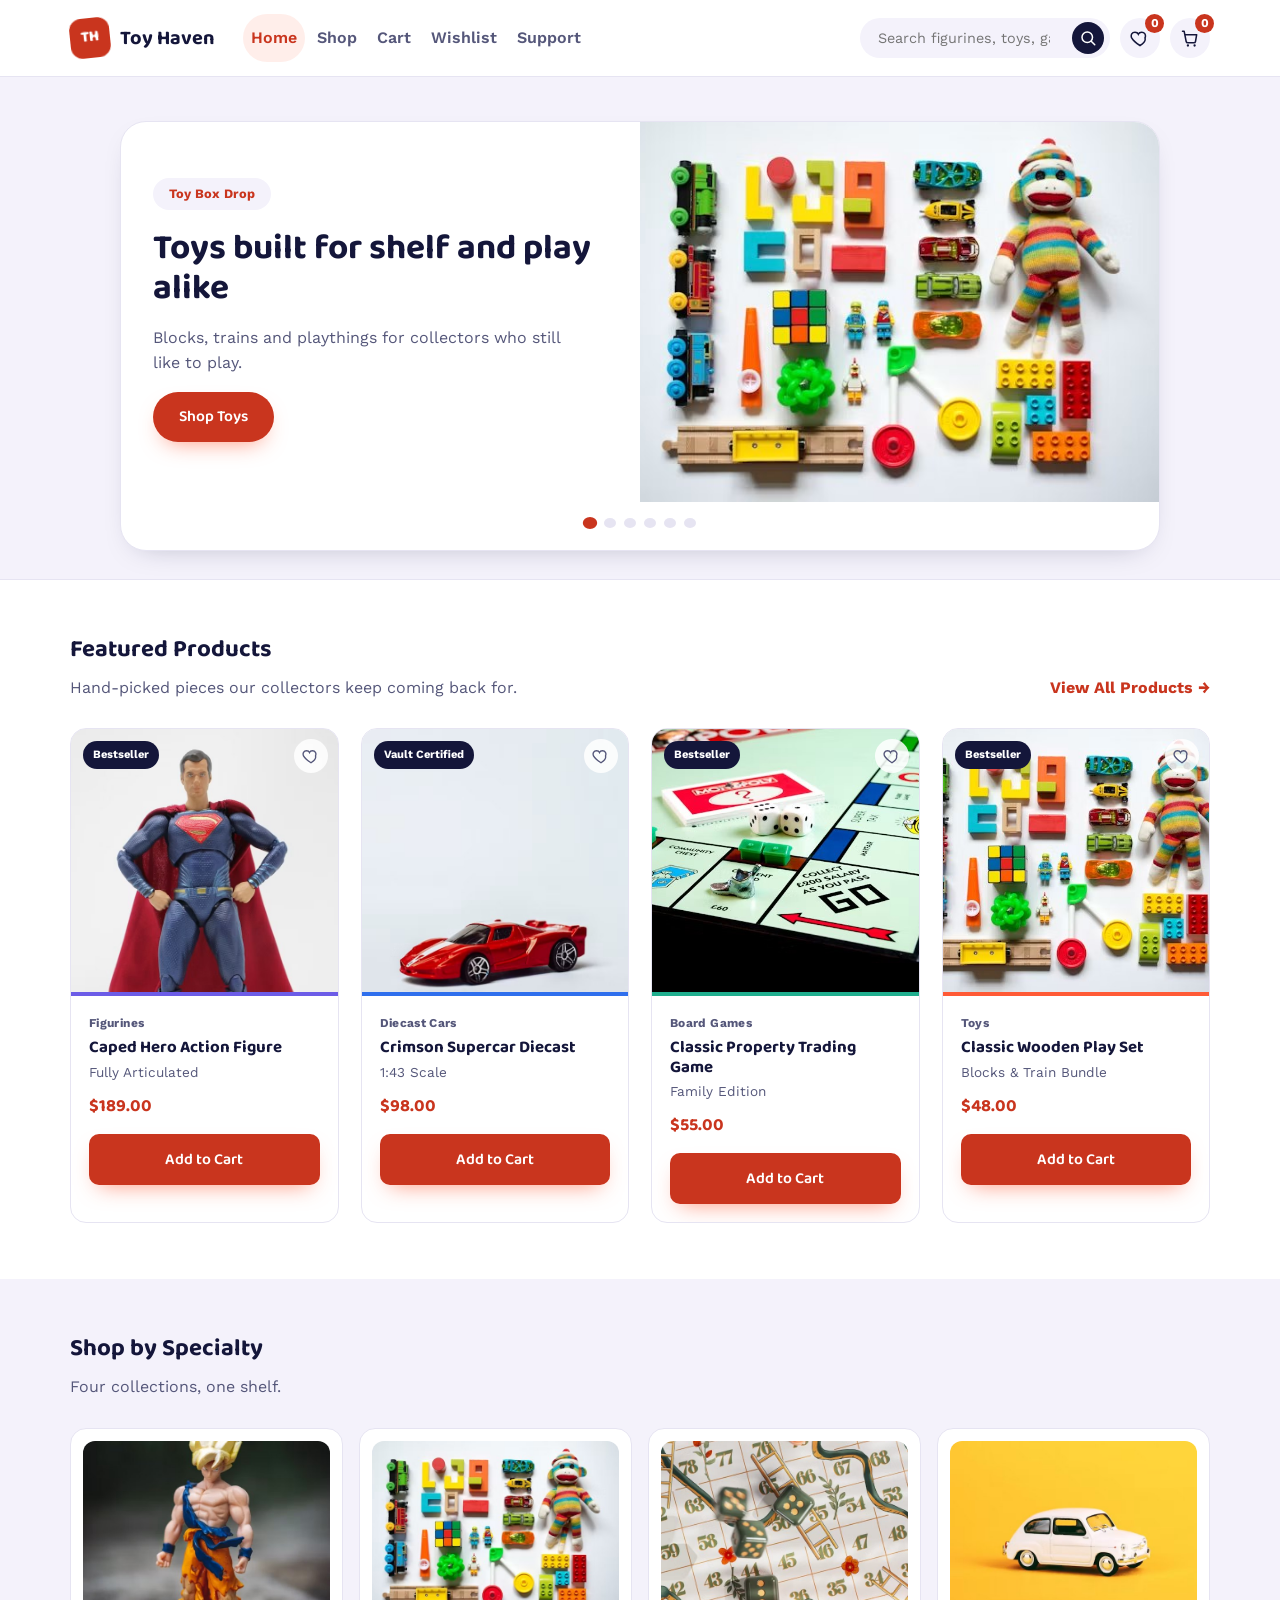
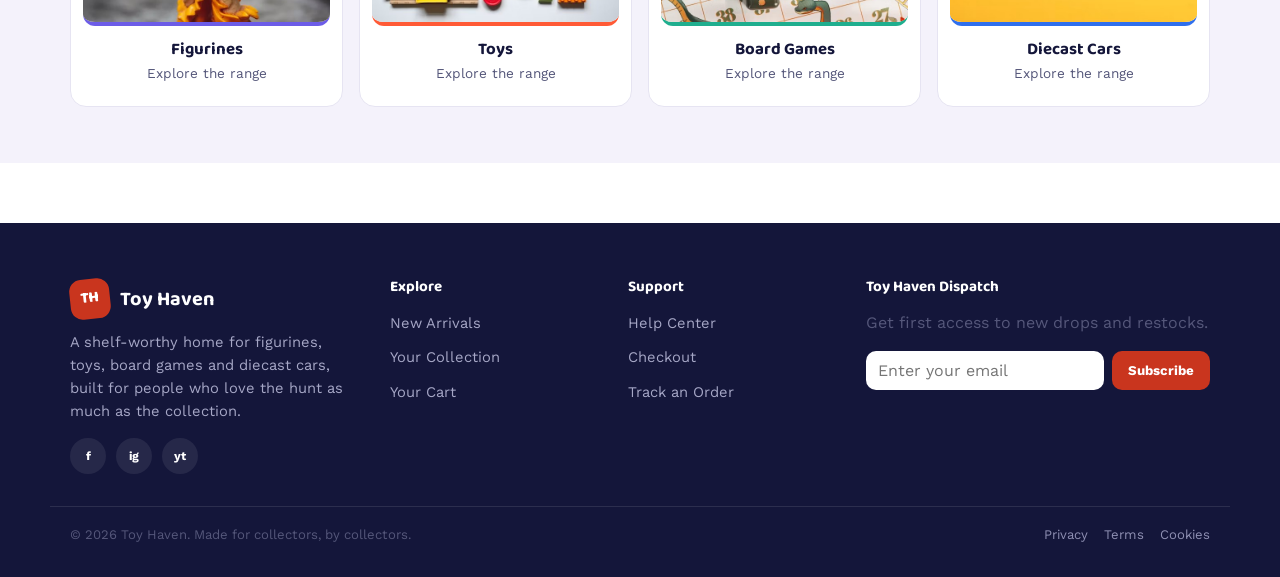
<file: index.html>
<!DOCTYPE html>
<html lang="en">
<head>
  <meta charset="UTF-8">
  <meta name="viewport" content="width=device-width, initial-scale=1.0">
  <title>Toy Haven — Figurines, Toys, Board Games &amp; Diecast Cars</title>
  <meta name="description" content="Toy Haven is a home for collectible figurines, toys, board games and diecast model cars.">
  <meta name="theme-color" content="#c9351e">
  <link rel="manifest" href="manifest.json">
  <link rel="icon" href="assets/favicon.svg" type="image/svg+xml">
  <link rel="apple-touch-icon" href="assets/icon.svg">
  <link rel="preconnect" href="https://fonts.googleapis.com">
  <link rel="stylesheet" href="css/style.css">
</head>
<body data-page="home">

  <div id="site-header"></div>

  <main>
    <section class="hero">
      <div class="container">
        <div class="hero-slider" id="hero-slider">
          <div class="hero-slide">
            <div class="hero-slide-text">
              <span class="hero-eyebrow">Toy Box Drop</span>
              <h1>Toys built for shelf and play alike</h1>
              <p>Blocks, trains and playthings for collectors who still like to play.</p>
              <a class="btn btn--primary" href="products.html?category=Toys">Shop Toys</a>
            </div>
            <div class="hero-slide-media">
              <img src="assets/images/home/toys_home-banner-1.jpg" alt="Toys collection banner" style="object-position:center">
            </div>
          </div>
        </div>
      </div>
    </section>

    <section class="section">
      <div class="container">
        <div class="section-head">
          <div>
            <h2>Featured Products</h2>
            <p>Hand-picked pieces our collectors keep coming back for.</p>
          </div>
          <a href="products.html" class="section-link">View All Products &rarr;</a>
        </div>
        <div class="product-grid" id="featured-grid"></div>
      </div>
    </section>

    <section class="section" style="background:var(--color-bg-soft)">
      <div class="container">
        <div class="section-head">
          <div>
            <h2>Shop by Specialty</h2>
            <p>Four collections, one shelf.</p>
          </div>
        </div>
        <div class="category-grid">
          <a class="category-tile" href="products.html?category=Figurines" data-reveal style="--tile-color:var(--cat-figurines)">
            <div class="category-icon"><img src="assets/images/home/action-figure_home.jpg" alt=""></div>
            <h3>Figurines</h3>
            <span>Explore the range</span>
          </a>
          <a class="category-tile" href="products.html?category=Toys" data-reveal style="--tile-color:var(--cat-toys)">
            <div class="category-icon"><img src="assets/images/home/toys_home-banner-1.jpg" alt=""></div>
            <h3>Toys</h3>
            <span>Explore the range</span>
          </a>
          <a class="category-tile" href="products.html?category=Board+Games" data-reveal style="--tile-color:var(--cat-boardgames)">
            <div class="category-icon"><img src="assets/images/home/board-games_home.jpg" alt=""></div>
            <h3>Board Games</h3>
            <span>Explore the range</span>
          </a>
          <a class="category-tile" href="products.html?category=Diecast+Cars" data-reveal style="--tile-color:var(--cat-diecast)">
            <div class="category-icon"><img src="assets/images/home/toy-car_home.jpg" alt=""></div>
            <h3>Diecast Cars</h3>
            <span>Explore the range</span>
          </a>
        </div>
      </div>
    </section>
  </main>

  <div id="site-footer"></div>

  <script src="js/data.js"></script>
  <script src="js/main.js"></script>
</body>
</html>
</file>
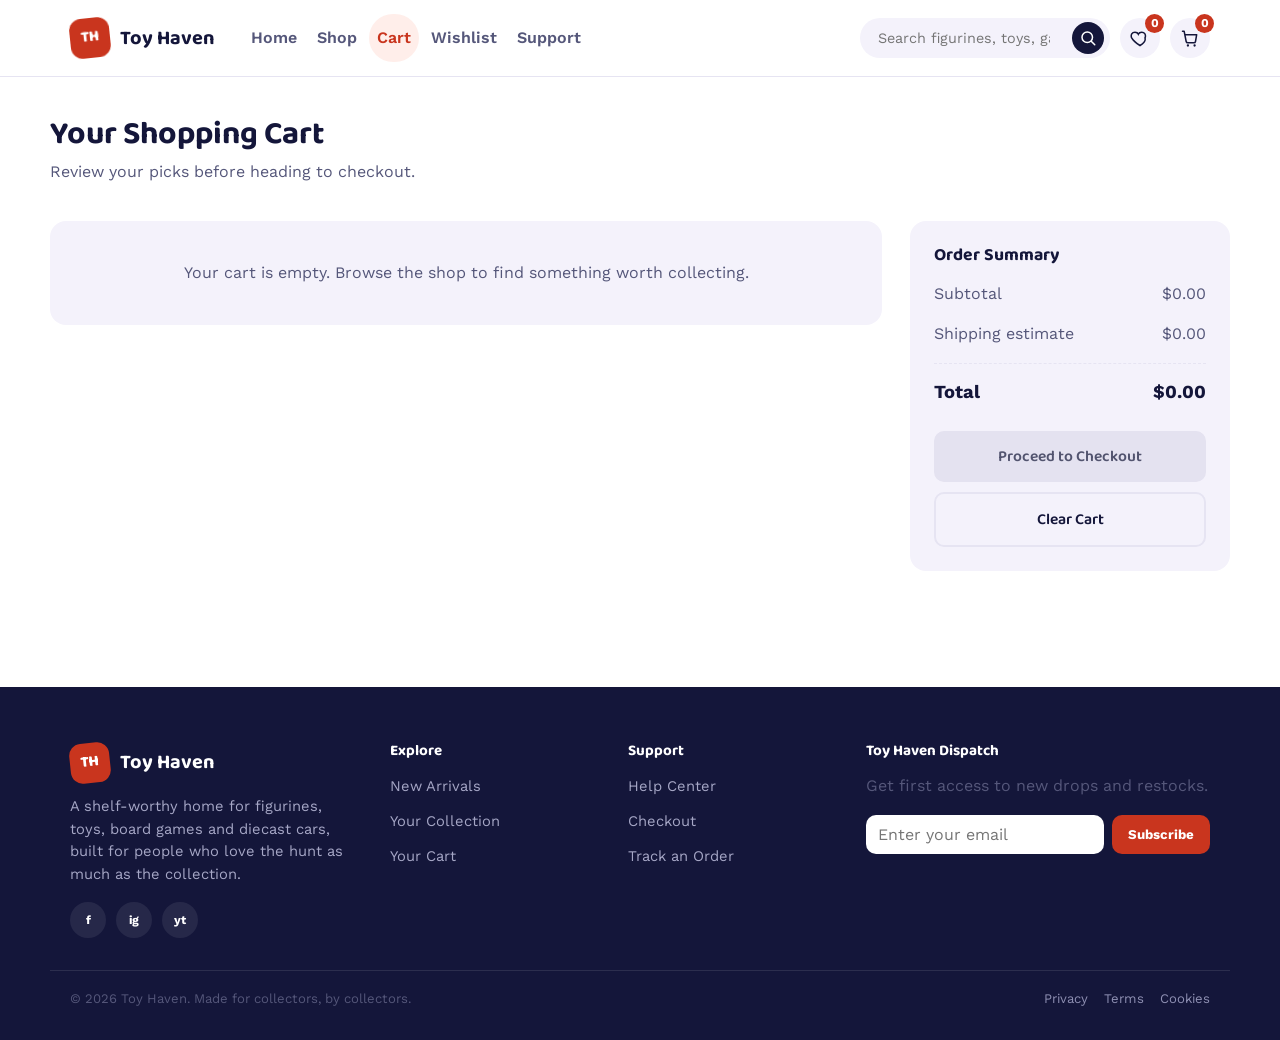
<file: cart.html>
<!DOCTYPE html>
<html lang="en">
<head>
  <meta charset="UTF-8">
  <meta name="viewport" content="width=device-width, initial-scale=1.0">
  <title>Your Cart — Toy Haven</title>
  <meta name="theme-color" content="#ff5a36">
  <link rel="manifest" href="manifest.json">
  <link rel="icon" href="assets/favicon.svg" type="image/svg+xml">
  <link rel="preconnect" href="https://fonts.googleapis.com">
  <link rel="stylesheet" href="css/style.css">
</head>
<body data-page="cart">

  <div id="site-header"></div>

  <main>
    <div class="container page-header">
      <h1>Your Shopping Cart</h1>
      <p>Review your picks before heading to checkout.</p>
    </div>

    <div class="container section" style="padding-top:12px">
      <div class="cart-layout">
        <div id="cart-lines"></div>

        <aside class="summary-card">
          <h2>Order Summary</h2>
          <div class="summary-row"><span>Subtotal</span><span id="cart-subtotal">$0.00</span></div>
          <div class="summary-row"><span>Shipping estimate</span><span id="cart-shipping">$0.00</span></div>
          <div class="summary-row summary-row--total"><span>Total</span><span id="cart-total">$0.00</span></div>
          <button class="btn btn--primary btn--block" id="cart-checkout-btn" type="button">Proceed to Checkout</button>
          <button class="btn btn--outline btn--block" id="cart-clear-btn" style="margin-top:10px">Clear Cart</button>
        </aside>
      </div>
    </div>
  </main>

  <div id="site-footer"></div>

  <script src="js/data.js"></script>
  <script src="js/main.js"></script>
</body>
</html>
</file>
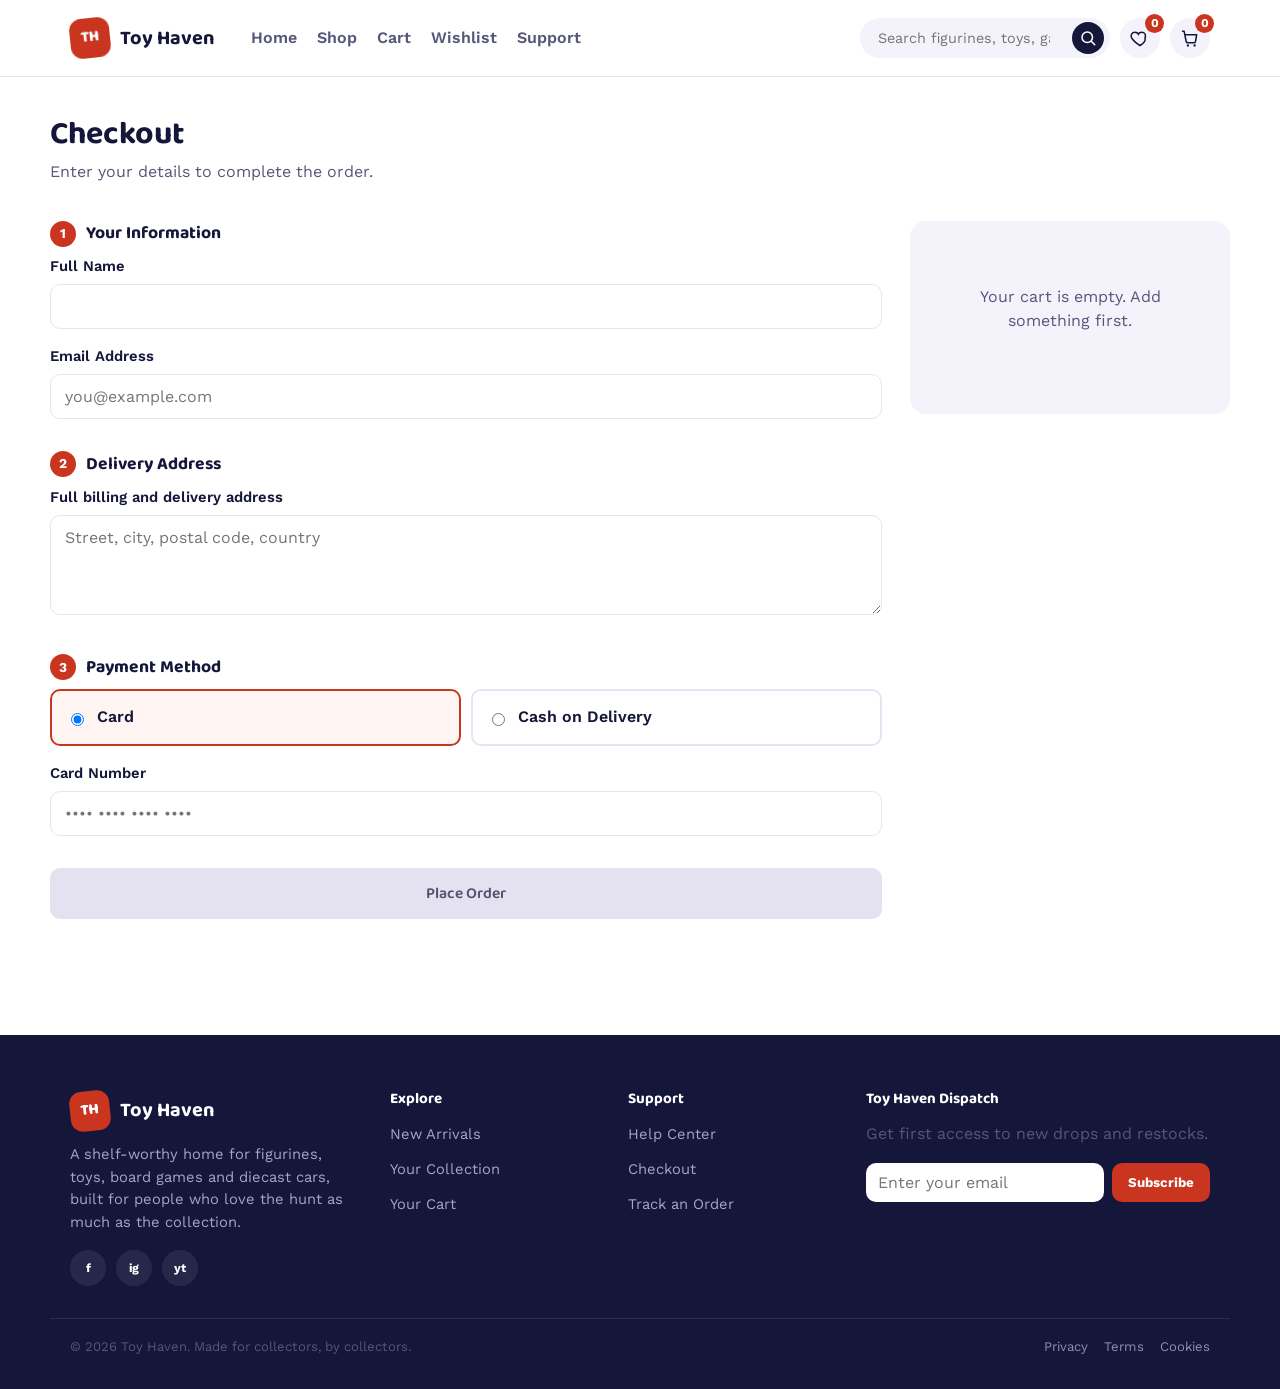
<file: checkout.html>
<!DOCTYPE html>
<html lang="en">
<head>
  <meta charset="UTF-8">
  <meta name="viewport" content="width=device-width, initial-scale=1.0">
  <title>Checkout — Toy Haven</title>
  <meta name="theme-color" content="#ff5a36">
  <link rel="manifest" href="manifest.json">
  <link rel="icon" href="assets/favicon.svg" type="image/svg+xml">
  <link rel="preconnect" href="https://fonts.googleapis.com">
  <link rel="stylesheet" href="css/style.css">
</head>
<body data-page="checkout">

  <div id="site-header"></div>

  <main>
    <div class="container page-header">
      <h1>Checkout</h1>
      <p>Enter your details to complete the order.</p>
    </div>

    <div class="container section" style="padding-top:12px">
      <div class="checkout-layout">
        <form id="checkout-form" novalidate>
          <div class="checkout-step">
            <h2><span class="step-number">1</span> Your Information</h2>
            <div class="field">
              <label for="fullName">Full Name</label>
              <input type="text" id="fullName" name="fullName">
              <p class="form-error" id="name-error" hidden></p>
            </div>
            <div class="field">
              <label for="email">Email Address</label>
              <input type="email" id="email" name="email" placeholder="you@example.com">
              <p class="form-error" id="email-error" hidden></p>
            </div>
          </div>

          <div class="checkout-step">
            <h2><span class="step-number">2</span> Delivery Address</h2>
            <div class="field">
              <label for="address">Full billing and delivery address</label>
              <textarea id="address" name="address" placeholder="Street, city, postal code, country"></textarea>
              <p class="form-error" id="address-error" hidden></p>
            </div>
          </div>

          <div class="checkout-step">
            <h2><span class="step-number">3</span> Payment Method</h2>
            <div class="payment-options">
              <label class="payment-option">
                <input type="radio" name="payment" value="card" checked> Card
              </label>
              <label class="payment-option">
                <input type="radio" name="payment" value="cod"> Cash on Delivery
              </label>
            </div>
            <div class="field" id="card-fields">
              <label for="cardNumber">Card Number</label>
              <input type="text" id="cardNumber" name="cardNumber" placeholder="•••• •••• •••• ••••" inputmode="numeric">
              <p class="form-error" id="cardNumber-error" hidden></p>
            </div>
          </div>

          <button type="submit" class="btn btn--primary btn--block">Place Order</button>
        </form>

        <aside class="summary-card" id="checkout-summary"></aside>
      </div>
    </div>
  </main>

  <div id="site-footer"></div>

  <script src="js/data.js"></script>
  <script src="js/main.js"></script>
</body>
</html>
</file>
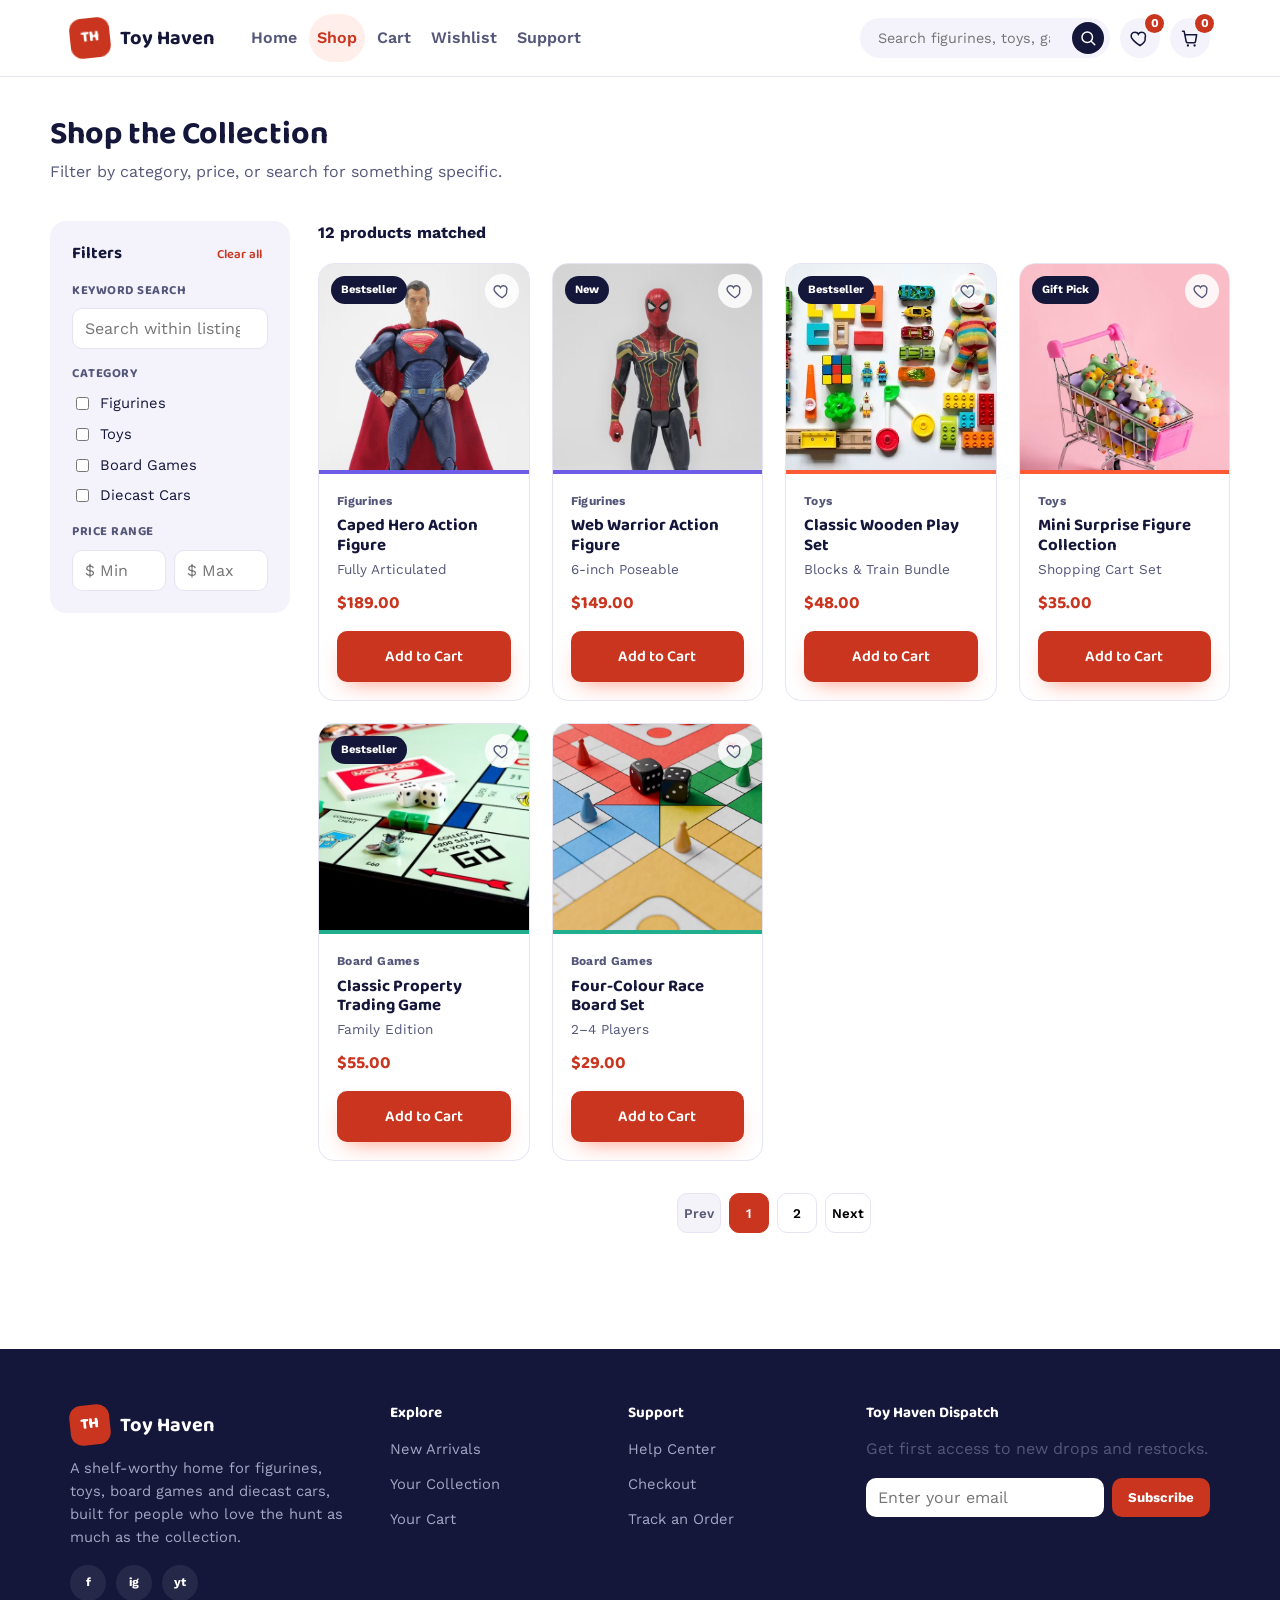
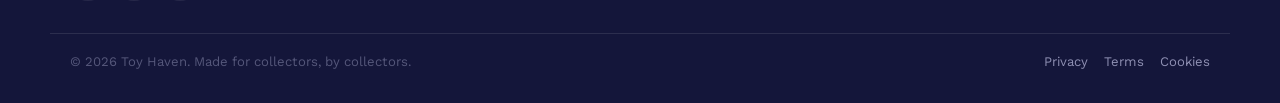
<file: products.html>
<!DOCTYPE html>
<html lang="en">
<head>
  <meta charset="UTF-8">
  <meta name="viewport" content="width=device-width, initial-scale=1.0">
  <title>Shop — Toy Haven</title>
  <meta name="theme-color" content="#c9351e">
  <link rel="manifest" href="manifest.json">
  <link rel="icon" href="assets/favicon.svg" type="image/svg+xml">
  <link rel="preconnect" href="https://fonts.googleapis.com">
  <link rel="stylesheet" href="css/style.css">
</head>
<body data-page="shop">

  <div id="site-header"></div>

  <main>
    <div class="container page-header">
      <h1>Shop the Collection</h1>
      <p>Filter by category, price, or search for something specific.</p>
    </div>

    <div class="container section" style="padding-top:12px">
      <div class="shop-layout">
        <aside class="filters-panel">
          <h2>Filters <button class="clear-link" id="filter-clear">Clear all</button></h2>

          <div class="filter-group">
            <h3>Keyword Search</h3>
            <label class="visually-hidden" for="filter-search">Search within listing</label>
            <input type="search" id="filter-search" placeholder="Search within listing...">
          </div>

          <div class="filter-group">
            <h3>Category</h3>
            <label class="filter-checkbox"><input type="checkbox" class="filter-category" value="Figurines"> Figurines</label>
            <label class="filter-checkbox"><input type="checkbox" class="filter-category" value="Toys"> Toys</label>
            <label class="filter-checkbox"><input type="checkbox" class="filter-category" value="Board Games"> Board Games</label>
            <label class="filter-checkbox"><input type="checkbox" class="filter-category" value="Diecast Cars"> Diecast Cars</label>
          </div>

          <div class="filter-group">
            <h3>Price Range</h3>
            <div class="price-range">
              <label class="visually-hidden" for="filter-min">Minimum price</label>
              <input type="number" id="filter-min" placeholder="$ Min" min="0">
              <label class="visually-hidden" for="filter-max">Maximum price</label>
              <input type="number" id="filter-max" placeholder="$ Max" min="0">
            </div>
          </div>
        </aside>

        <div>
          <div class="results-bar">
            <strong id="results-count">0 products matched</strong>
          </div>
          <div class="product-grid" id="products-grid"></div>
          <div class="pagination" id="pagination"></div>
        </div>
      </div>
    </div>
  </main>

  <div id="site-footer"></div>

  <script src="js/data.js"></script>
  <script src="js/main.js"></script>
</body>
</html>
</file>
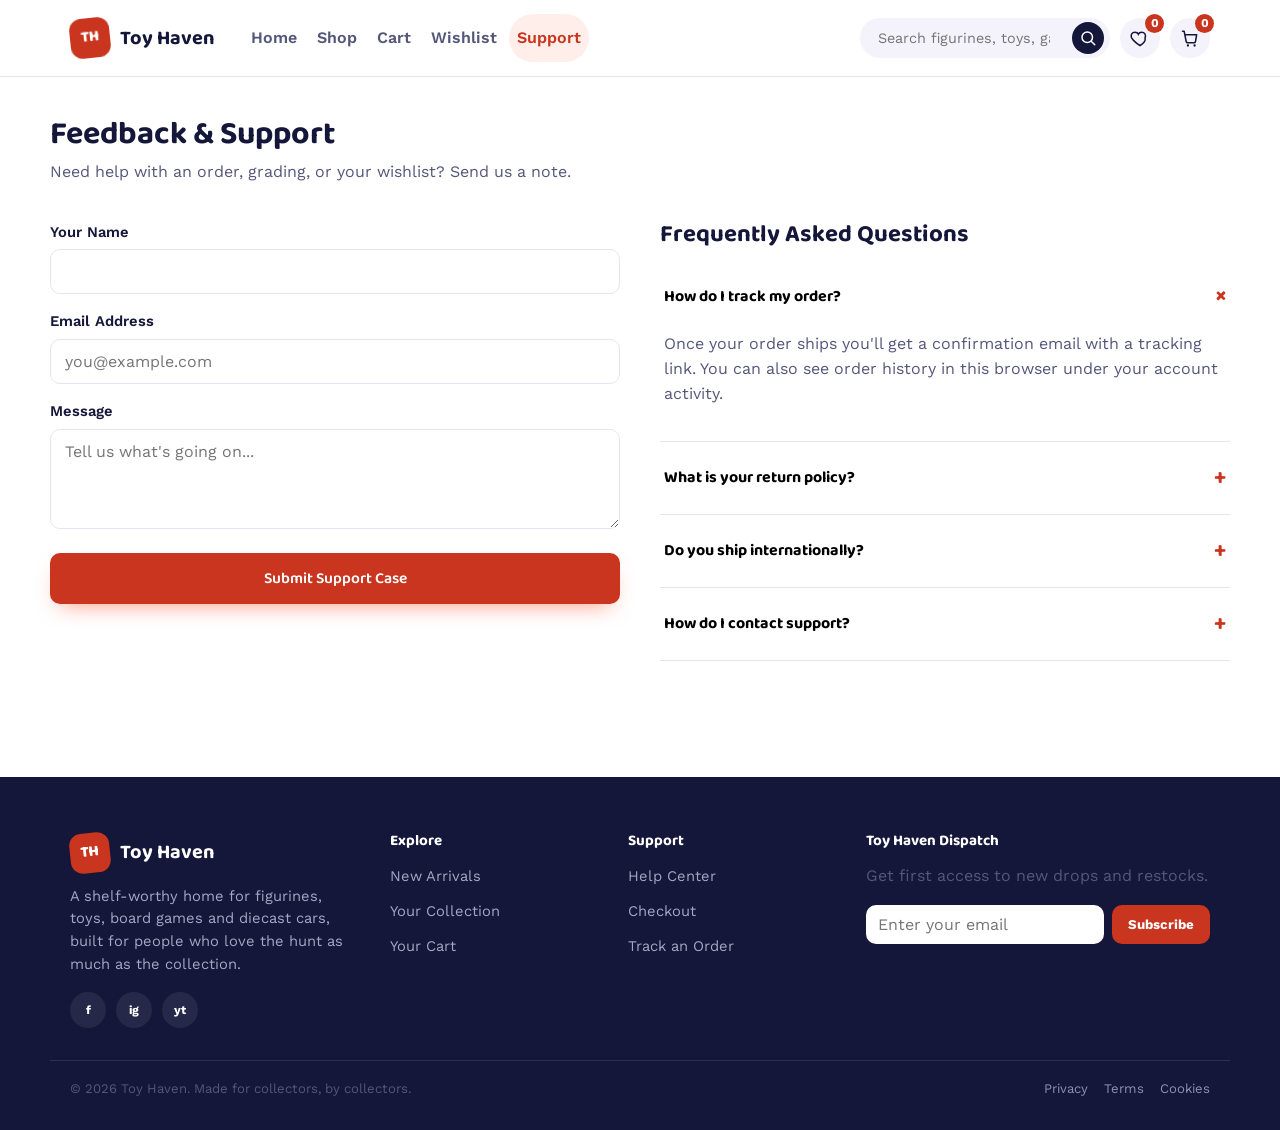
<file: support.html>
<!DOCTYPE html>
<html lang="en">
<head>
  <meta charset="UTF-8">
  <meta name="viewport" content="width=device-width, initial-scale=1.0">
  <title>Support &amp; FAQs — Toy Haven</title>
  <meta name="theme-color" content="#ff5a36">
  <link rel="manifest" href="manifest.json">
  <link rel="icon" href="assets/favicon.svg" type="image/svg+xml">
  <link rel="preconnect" href="https://fonts.googleapis.com">
  <link rel="stylesheet" href="css/style.css">
</head>
<body data-page="support">

  <div id="site-header"></div>

  <main>
    <div class="container page-header">
      <h1>Feedback &amp; Support</h1>
      <p>Need help with an order, grading, or your wishlist? Send us a note.</p>
    </div>

    <div class="container section" style="padding-top:12px">
      <div class="support-layout">
        <div>
          <p class="support-success" id="feedback-success" hidden>Thanks — your message has been received. We'll reply within one business day.</p>
          <form id="feedback-form" novalidate>
            <div class="field">
              <label for="name">Your Name</label>
              <input type="text" id="name" name="name">
              <p class="form-error" id="name-field-error" hidden></p>
            </div>
            <div class="field">
              <label for="email">Email Address</label>
              <input type="email" id="email" name="email" placeholder="you@example.com">
              <p class="form-error" id="email-field-error" hidden></p>
            </div>
            <div class="field">
              <label for="message">Message</label>
              <textarea id="message" name="message" placeholder="Tell us what's going on..."></textarea>
              <p class="form-error" id="message-field-error" hidden></p>
            </div>
            <button type="submit" class="btn btn--primary btn--block">Submit Support Case</button>
          </form>
        </div>

        <div>
          <h2>Frequently Asked Questions</h2>
          <div class="faq-item faq-item--open">
            <button class="faq-question">How do I track my order?</button>
            <div class="faq-answer"><p>Once your order ships you'll get a confirmation email with a tracking link. You can also see order history in this browser under your account activity.</p></div>
          </div>
          <div class="faq-item">
            <button class="faq-question">What is your return policy?</button>
            <div class="faq-answer"><p>Unopened items can be returned within 30 days of delivery. Contact support with your order number to start a return.</p></div>
          </div>
          <div class="faq-item">
            <button class="faq-question">Do you ship internationally?</button>
            <div class="faq-answer"><p>Yes — we ship to most countries. Delivery estimates and any customs fees are shown at checkout before you confirm.</p></div>
          </div>
          <div class="faq-item">
            <button class="faq-question">How do I contact support?</button>
            <div class="faq-answer"><p>Use the form on this page for the fastest response, or email support@toyhaven.example — we reply within one business day.</p></div>
          </div>
        </div>
      </div>
    </div>
  </main>

  <div id="site-footer"></div>

  <script src="js/data.js"></script>
  <script src="js/main.js"></script>
</body>
</html>
</file>
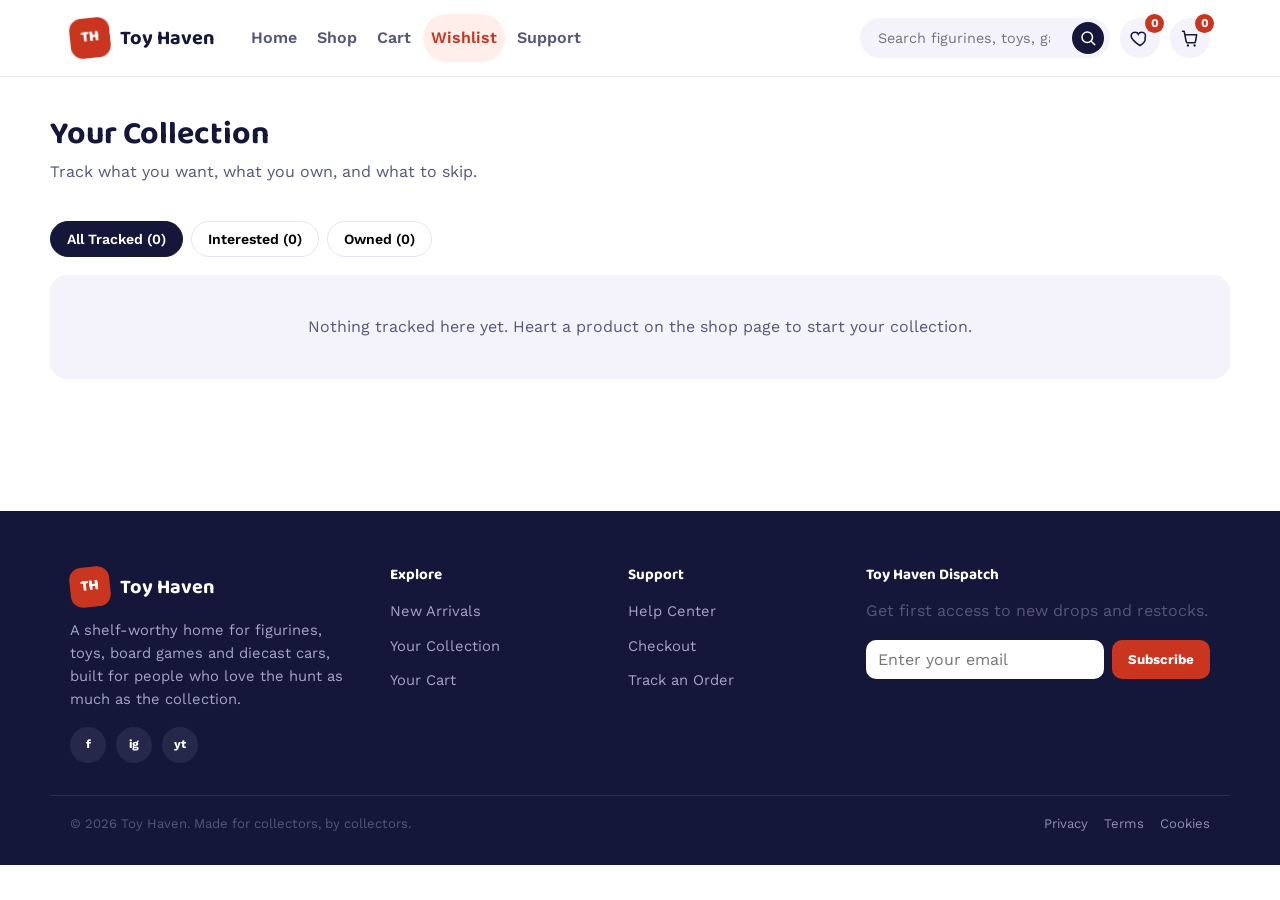
<file: wishlist.html>
<!DOCTYPE html>
<html lang="en">
<head>
  <meta charset="UTF-8">
  <meta name="viewport" content="width=device-width, initial-scale=1.0">
  <title>Wishlist — Toy Haven</title>
  <meta name="theme-color" content="#ff5a36">
  <link rel="manifest" href="manifest.json">
  <link rel="icon" href="assets/favicon.svg" type="image/svg+xml">
  <link rel="preconnect" href="https://fonts.googleapis.com">
  <link rel="stylesheet" href="css/style.css">
</head>
<body data-page="wishlist">

  <div id="site-header"></div>

  <main>
    <div class="container page-header">
      <h1>Your Collection</h1>
      <p>Track what you want, what you own, and what to skip.</p>
    </div>

    <div class="container section" style="padding-top:12px">
      <div class="results-bar">
        <div class="wishlist-tabs">
          <button class="wishlist-tab wishlist-tab--active" data-filter="all">All Tracked (<span id="count-all">0</span>)</button>
          <button class="wishlist-tab" data-filter="interested">Interested (<span id="count-interested">0</span>)</button>
          <button class="wishlist-tab" data-filter="owned">Owned (<span id="count-owned">0</span>)</button>
        </div>
      </div>
      <div class="product-grid" id="wishlist-grid"></div>
    </div>
  </main>

  <div id="site-footer"></div>

  <script src="js/data.js"></script>
  <script src="js/main.js"></script>
</body>
</html>
</file>
<file: css/style.css>
/* ==========================================================================
   Toy Haven — Stylesheet
   Mobile-first. Design tokens live at the top; every component below reads
   from them so the palette/type can shift from one place.
   ========================================================================== */

@import url("https://fonts.googleapis.com/css2?family=Baloo+2:wght@500;600;700;800&family=Work+Sans:wght@400;500;600;700&display=swap");

:root {
  /* Colour */
  --color-bg: #ffffff;
  --color-bg-soft: #f4f2fb;
  --color-bg-deep: #14163a;
  --color-ink: #14163a;
  --color-ink-soft: #55577a;
  --color-border: #e6e4f2;

  --color-primary: #c9351e;
  --color-primary-dark: #a82912;
  --color-secondary: #ffc845;
  --color-teal: #1fae8e;

  --cat-figurines: #6c5ce7;
  --cat-toys: #ff5a36;
  --cat-boardgames: #1fae8e;
  --cat-diecast: #2f6fed;

  /* Type */
  --font-display: "Baloo 2", "Segoe UI", sans-serif;
  --font-body: "Work Sans", "Segoe UI", sans-serif;

  /* Layout */
  --max-width: 1180px;
  --radius-sm: 10px;
  --radius-md: 16px;
  --radius-lg: 26px;
  --shadow-card: 0 10px 30px -18px rgba(20, 22, 58, 0.35);
  --header-height: 76px;
}

/* --------------------------------------------------------------------
   Reset & base
   -------------------------------------------------------------------- */
*, *::before, *::after { box-sizing: border-box; }
html { scroll-behavior: smooth; }

body {
  margin: 0;
  font-family: var(--font-body);
  color: var(--color-ink);
  background: var(--color-bg);
  line-height: 1.55;
  -webkit-font-smoothing: antialiased;
}

img { max-width: 100%; display: block; }
a { color: inherit; text-decoration: none; }
ul { list-style: none; margin: 0; padding: 0; }
button { font-family: inherit; cursor: pointer; }
input, textarea, select { font-family: inherit; font-size: 1rem; }

h1, h2, h3, h4 {
  font-family: var(--font-display);
  color: var(--color-ink);
  line-height: 1.15;
  margin: 0 0 0.5em;
  font-weight: 700;
}

p { margin: 0 0 1em; color: var(--color-ink-soft); }

.visually-hidden {
  position: absolute !important;
  width: 1px; height: 1px;
  overflow: hidden;
  clip: rect(0 0 0 0);
  white-space: nowrap;
}

:focus-visible {
  outline: 3px solid var(--color-secondary);
  outline-offset: 2px;
}

.container {
  max-width: var(--max-width);
  margin: 0 auto;
  padding: 0 20px;
}

main { display: block; }

@media (prefers-reduced-motion: reduce) {
  *, *::before, *::after {
    animation-duration: 0.001ms !important;
    animation-iteration-count: 1 !important;
    transition-duration: 0.001ms !important;
    scroll-behavior: auto !important;
  }
}

/* --------------------------------------------------------------------
   Buttons
   -------------------------------------------------------------------- */
.btn {
  display: inline-flex;
  align-items: center;
  justify-content: center;
  gap: 8px;
  padding: 13px 26px;
  border-radius: 999px;
  border: none;
  font-family: var(--font-display);
  font-weight: 600;
  font-size: 0.98rem;
  transition: transform 0.15s ease, box-shadow 0.15s ease, background 0.15s ease;
}

.btn--primary {
  background: var(--color-primary);
  color: #fff;
  box-shadow: 0 10px 22px -10px rgba(255, 90, 54, 0.65);
}
.btn--primary:hover { background: var(--color-primary-dark); transform: translateY(-1px); }
.btn--primary:active { transform: translateY(0); }

.btn--outline {
  background: transparent;
  color: var(--color-ink);
  border: 2px solid var(--color-border);
}
.btn--outline:hover { border-color: var(--color-primary); color: var(--color-primary); }

.btn--block { width: 100%; border-radius: var(--radius-sm); }

.btn:disabled {
  opacity: 1;
  cursor: not-allowed;
  transform: none !important;
  background: #e4e2f0 !important;
  color: #52546f !important;
  border-color: transparent !important;
  box-shadow: none !important;
}

/* --------------------------------------------------------------------
   Header
   -------------------------------------------------------------------- */
#site-header {
  position: sticky;
  top: 0;
  z-index: 50;
  background: rgba(255, 255, 255, 0.94);
  backdrop-filter: blur(8px);
  border-bottom: 1px solid var(--color-border);
}

.header-inner {
  max-width: var(--max-width);
  margin: 0 auto;
  min-height: var(--header-height);
  padding: 10px 20px;
  display: flex;
  align-items: center;
  gap: 16px;
  flex-wrap: wrap;
}

.brand { display: flex; align-items: center; gap: 10px; }
.brand-mark {
  width: 40px; height: 40px;
  display: grid; place-items: center;
  background: var(--color-primary);
  color: #fff;
  border-radius: 12px;
  font-family: var(--font-display);
  font-weight: 800;
  font-size: 0.95rem;
  transform: rotate(-6deg);
}
.brand-name {
  font-family: var(--font-display);
  font-weight: 700;
  font-size: 1.25rem;
}

.site-nav {
  display: flex;
  gap: 4px;
  margin-left: 12px;
}
.nav-link {
  padding: 10px 14px;
  border-radius: 999px;
  font-weight: 600;
  color: var(--color-ink-soft);
  transition: background 0.15s ease, color 0.15s ease;
}
.nav-link:hover { background: var(--color-bg-soft); color: var(--color-ink); }
.nav-link--active { color: var(--color-primary); background: rgba(255, 90, 54, 0.1); }

.header-actions {
  margin-left: auto;
  display: flex;
  align-items: center;
  gap: 10px;
}

.header-search {
  display: none;
  align-items: center;
  background: var(--color-bg-soft);
  border-radius: 999px;
  padding: 4px 6px 4px 16px;
  gap: 6px;
}
.header-search input {
  border: none;
  background: transparent;
  outline: none;
  width: 190px;
  font-size: 0.9rem;
}
.header-search button {
  border: none;
  background: var(--color-ink);
  color: #fff;
  width: 32px; height: 32px;
  border-radius: 50%;
  display: grid;
  place-items: center;
}

.icon-btn {
  position: relative;
  width: 40px; height: 40px;
  display: grid;
  place-items: center;
  border-radius: 50%;
  background: var(--color-bg-soft);
  color: var(--color-ink);
  transition: background 0.15s ease;
}
.icon-btn:hover { background: #e8e5fb; }
.icon-badge {
  position: absolute;
  top: -4px; right: -4px;
  background: var(--color-primary);
  color: #fff;
  font-size: 0.75rem;
  font-weight: 700;
  min-width: 19px; height: 19px;
  border-radius: 999px;
  display: grid;
  place-items: center;
  padding: 0 4px;
}

.hamburger {
  width: 40px; height: 40px;
  border: none;
  background: var(--color-bg-soft);
  border-radius: 10px;
  display: grid;
  place-items: center;
  gap: 4px;
}
.hamburger span {
  display: block;
  width: 18px; height: 2px;
  background: var(--color-ink);
  border-radius: 2px;
  transition: transform 0.25s ease, opacity 0.25s ease;
}
.hamburger--open span:nth-child(1) { transform: translateY(6px) rotate(45deg); }
.hamburger--open span:nth-child(2) { opacity: 0; }
.hamburger--open span:nth-child(3) { transform: translateY(-6px) rotate(-45deg); }

.site-nav {
  order: 10;
  width: 100%;
  flex-direction: column;
  max-height: 0;
  overflow: hidden;
  transition: max-height 0.3s ease;
}
.site-nav--open { max-height: 320px; }
.site-nav .nav-link { padding: 12px 8px; }

@media (min-width: 860px) {
  .header-search { display: flex; }
  .hamburger { display: none; }
  .site-nav {
    order: 0;
    width: auto;
    flex-direction: row;
    max-height: none;
    overflow: visible;
  }
}

/* --------------------------------------------------------------------
   Hero
   -------------------------------------------------------------------- */
.hero {
  background: var(--color-bg-soft);
  border-bottom: 1px solid var(--color-border);
  padding: 44px 0 28px;
}

.hero-slider {
  position: relative;
  background: #fff;
  border-radius: var(--radius-lg);
  padding: 0;
  overflow: hidden;
  max-width: 1040px;
  margin: 0 auto;
  border: 1px solid var(--color-border);
  box-shadow: var(--shadow-card);
}

.hero-slide {
  display: flex;
  flex-direction: column-reverse;
  align-items: stretch;
  animation: hero-fade 0.5s ease;
}
@media (min-width: 760px) {
  .hero-slide { flex-direction: row; align-items: center; min-height: 380px; }
}

.hero-slide-text {
  padding: 36px 32px 40px;
  flex: 1 1 50%;
  text-align: left;
}
.hero-slide-media {
  flex: 1 1 50%;
  align-self: stretch;
}
.hero-slide-media img {
  width: 100%;
  height: 240px;
  object-fit: cover;
  display: block;
}
@media (min-width: 760px) {
  .hero-slide-media img { height: 100%; min-height: 380px; }
}

@keyframes hero-fade {
  from { opacity: 0; transform: translateY(8px); }
  to { opacity: 1; transform: translateY(0); }
}

.hero-eyebrow {
  display: inline-block;
  background: var(--color-bg-soft);
  color: var(--color-primary);
  font-weight: 700;
  font-size: 0.8rem;
  padding: 6px 16px;
  border-radius: 999px;
  margin-bottom: 18px;
}
.hero-slide-text h1 { font-size: clamp(1.5rem, 3.6vw, 2.2rem); max-width: 480px; }
.hero-slide-text p { max-width: 420px; }

.hero-dots {
  display: flex;
  justify-content: center;
  gap: 8px;
  padding: 16px 0 22px;
}
.hero-dot {
  width: 10px; height: 10px;
  border-radius: 50%;
  border: none;
  background: var(--color-border);
  transition: background 0.2s ease, transform 0.2s ease;
}
.hero-dot--active { background: var(--color-primary); transform: scale(1.2); }

/* --------------------------------------------------------------------
   Sections
   -------------------------------------------------------------------- */
.section { padding: 56px 0; }
.section-head {
  display: flex;
  align-items: flex-end;
  justify-content: space-between;
  gap: 16px;
  margin-bottom: 28px;
  flex-wrap: wrap;
}
.section-head p { margin: 4px 0 0; }
.section-link { font-weight: 700; color: var(--color-primary); white-space: nowrap; }

[data-reveal] { opacity: 0; transform: translateY(16px); transition: opacity 0.5s ease, transform 0.5s ease; }
[data-reveal].is-revealed { opacity: 1; transform: translateY(0); }

/* Category tiles */
.category-grid {
  display: grid;
  grid-template-columns: repeat(2, 1fr);
  gap: 16px;
}
@media (min-width: 720px) { .category-grid { grid-template-columns: repeat(4, 1fr); } }

.category-tile {
  background: #fff;
  border: 1px solid var(--color-border);
  border-radius: var(--radius-md);
  padding: 12px 12px 20px;
  text-align: center;
  transition: transform 0.15s ease, box-shadow 0.15s ease;
}
.category-tile:hover { transform: translateY(-4px); box-shadow: var(--shadow-card); }
.category-icon {
  width: 100%;
  aspect-ratio: 4 / 3;
  margin: 0 0 14px;
  border-radius: 12px;
  overflow: hidden;
  background: var(--tile-color, var(--color-primary));
  border-bottom: 4px solid var(--tile-color);
}
.category-icon img { width: 100%; height: 100%; object-fit: cover; transition: transform 0.3s ease; }
.category-tile:hover .category-icon img { transform: scale(1.06); }
.category-tile h3 { margin-bottom: 2px; font-size: 1.05rem; }
.category-tile span { font-size: 0.85rem; color: var(--color-ink-soft); }

/* --------------------------------------------------------------------
   Product grid & cards
   -------------------------------------------------------------------- */
.product-grid {
  display: grid;
  grid-template-columns: 1fr;
  gap: 22px;
}
@media (min-width: 620px) { .product-grid { grid-template-columns: repeat(2, 1fr); } }
@media (min-width: 960px) { .product-grid { grid-template-columns: repeat(4, 1fr); } }
@media (min-width: 960px) { #wishlist-grid.product-grid { grid-template-columns: repeat(3, 1fr); } }

.product-card {
  background: #fff;
  border: 1px solid var(--color-border);
  border-radius: var(--radius-md);
  overflow: hidden;
  display: flex;
  flex-direction: column;
  transition: transform 0.18s ease, box-shadow 0.18s ease;
}
.product-card:hover { transform: translateY(-5px); box-shadow: var(--shadow-card); }

.product-media {
  position: relative;
  aspect-ratio: 1 / 1;
  display: grid;
  place-items: center;
  overflow: hidden;
  background: var(--cat-color, var(--color-primary));
  background: linear-gradient(160deg, color-mix(in srgb, var(--cat-color) 18%, white), color-mix(in srgb, var(--cat-color) 6%, white));
  border-bottom: 4px solid var(--cat-color);
}
.product-media-img { width: 100%; height: 100%; object-fit: cover; }

.product-badge {
  position: absolute;
  top: 12px; left: 12px;
  background: var(--color-ink);
  color: #fff;
  font-size: 0.7rem;
  font-weight: 700;
  padding: 5px 10px;
  border-radius: 999px;
}

.wish-toggle {
  position: absolute;
  top: 10px; right: 10px;
  width: 34px; height: 34px;
  border: none;
  border-radius: 50%;
  background: rgba(255, 255, 255, 0.85);
  color: var(--color-ink-soft);
  display: grid;
  place-items: center;
  transition: transform 0.15s ease, color 0.15s ease;
}
.wish-toggle:hover { transform: scale(1.08); }
.wish-toggle--active { color: var(--color-primary); }

.product-body { padding: 18px; display: flex; flex-direction: column; gap: 4px; flex: 1; }
.product-category { font-size: 0.75rem; font-weight: 700; letter-spacing: 0.03em; color: var(--color-ink-soft); }
.product-name { font-size: 1.05rem; margin: 2px 0 0; }
.product-variant { font-size: 0.85rem; margin-bottom: 6px; }
.product-footer { display: flex; align-items: center; justify-content: space-between; margin-bottom: 10px; }
.product-price { font-family: var(--font-display); font-weight: 700; color: var(--color-primary); font-size: 1.1rem; }

.empty-state {
  grid-column: 1 / -1;
  text-align: center;
  padding: 40px 20px;
  background: var(--color-bg-soft);
  border-radius: var(--radius-md);
}

/* --------------------------------------------------------------------
   Shop layout (filters + grid)
   -------------------------------------------------------------------- */
.shop-layout {
  display: grid;
  gap: 28px;
  grid-template-columns: 1fr;
}
@media (min-width: 900px) { .shop-layout { grid-template-columns: 240px 1fr; } }

.filters-panel {
  background: var(--color-bg-soft);
  border-radius: var(--radius-md);
  padding: 22px;
  align-self: start;
}
.filters-panel h2 { font-size: 1.05rem; display: flex; justify-content: space-between; align-items: center; }
.filters-panel .clear-link { font-size: 0.8rem; font-weight: 600; color: var(--color-primary); background: none; border: none; }
.filter-group { margin-top: 18px; }
.filter-group h3 { font-size: 0.8rem; text-transform: uppercase; letter-spacing: 0.04em; color: var(--color-ink-soft); margin-bottom: 10px; }
.filter-group input[type="search"],
.filter-group input[type="number"] {
  width: 100%;
  padding: 10px 12px;
  border-radius: var(--radius-sm);
  border: 1px solid var(--color-border);
  background: #fff;
}
.filter-checkbox { display: flex; align-items: center; gap: 8px; margin-bottom: 8px; font-size: 0.92rem; }
.price-range { display: flex; gap: 8px; }

.results-bar { display: flex; justify-content: space-between; align-items: center; margin-bottom: 18px; flex-wrap: wrap; gap: 10px; }
.results-bar strong { font-weight: 700; }

.pagination { display: flex; justify-content: center; gap: 8px; margin-top: 32px; flex-wrap: wrap; }
.page-btn {
  min-width: 40px; height: 40px;
  border-radius: 10px;
  border: 1px solid var(--color-border);
  background: #fff;
  font-weight: 600;
}
.page-btn--active { background: var(--color-primary); color: #fff; border-color: var(--color-primary); }
.page-btn:disabled { opacity: 1; color: #585a78; border-color: var(--color-border); background: #f4f3f9; cursor: not-allowed; }

/* --------------------------------------------------------------------
   Cart page
   -------------------------------------------------------------------- */
.cart-layout { display: grid; gap: 28px; grid-template-columns: 1fr; }
@media (min-width: 900px) { .cart-layout { grid-template-columns: 1fr 320px; } }

.cart-table { width: 100%; border-collapse: collapse; }
.cart-table th { text-align: left; font-size: 0.78rem; text-transform: uppercase; color: var(--color-ink-soft); padding: 10px 8px; border-bottom: 1px solid var(--color-border); }
.cart-table td { padding: 16px 8px; border-bottom: 1px solid var(--color-border); vertical-align: middle; }

.cart-product-cell { display: flex; align-items: center; gap: 12px; }
.cart-product-cell strong { display: block; }
.cart-product-cell small { color: var(--color-ink-soft); }
.cart-thumb {
  width: 52px; height: 52px;
  border-radius: 12px;
  object-fit: cover;
  background: var(--cat-color, var(--color-primary));
  border-bottom: 3px solid var(--cat-color);
  flex-shrink: 0;
}

.qty-control { display: inline-flex; align-items: center; gap: 10px; border: 1px solid var(--color-border); border-radius: 999px; padding: 4px 8px; }
.qty-control button { width: 24px; height: 24px; border: none; background: var(--color-bg-soft); border-radius: 50%; font-size: 1rem; line-height: 1; }

.remove-btn { border: none; background: none; font-size: 1.3rem; color: var(--color-ink-soft); }
.remove-btn:hover { color: var(--color-primary); }

.summary-card {
  background: var(--color-bg-soft);
  border-radius: var(--radius-md);
  padding: 24px;
  align-self: start;
}
.summary-card h2 { font-size: 1.1rem; }
.summary-row { display: flex; justify-content: space-between; padding: 8px 0; color: var(--color-ink-soft); }
.summary-row--total { font-weight: 700; color: var(--color-ink); font-size: 1.15rem; border-top: 1px dashed var(--color-border); margin-top: 8px; padding-top: 14px; }
.summary-card .btn { margin-top: 16px; }

/* --------------------------------------------------------------------
   Checkout page
   -------------------------------------------------------------------- */
.checkout-layout { display: grid; gap: 28px; grid-template-columns: 1fr; }
@media (min-width: 900px) { .checkout-layout { grid-template-columns: 1fr 320px; } }

.checkout-step { margin-bottom: 32px; }
.checkout-step h2 {
  display: flex; align-items: center; gap: 10px;
  font-size: 1.1rem;
}
.step-number {
  width: 26px; height: 26px;
  border-radius: 50%;
  background: var(--color-primary);
  color: #fff;
  display: grid; place-items: center;
  font-size: 0.85rem;
  font-family: var(--font-body);
  font-weight: 700;
}

.field { margin-bottom: 16px; }
.field label { display: block; font-weight: 600; margin-bottom: 6px; font-size: 0.92rem; }
.field input, .field textarea {
  width: 100%;
  padding: 12px 14px;
  border-radius: var(--radius-sm);
  border: 1px solid var(--color-border);
}
.field input:focus, .field textarea:focus { border-color: var(--color-primary); }
.field textarea { resize: vertical; min-height: 100px; }
.form-error { color: var(--color-primary-dark); font-size: 0.82rem; margin-top: 6px; }

.payment-options { display: grid; gap: 10px; grid-template-columns: 1fr 1fr; margin-bottom: 16px; }
@media (max-width: 520px) { .payment-options { grid-template-columns: 1fr; } }
.payment-option {
  border: 2px solid var(--color-border);
  border-radius: var(--radius-sm);
  padding: 14px;
  display: flex; align-items: center; gap: 10px;
  cursor: pointer;
  font-weight: 600;
}
.payment-option:has(input:checked) { border-color: var(--color-primary); background: rgba(255,90,54,0.06); }

.checkout-list { margin-bottom: 16px; }
.checkout-list li { display: flex; justify-content: space-between; padding: 6px 0; font-size: 0.92rem; color: var(--color-ink-soft); }
.checkout-totals div { display: flex; justify-content: space-between; padding: 6px 0; }
.checkout-grand { font-weight: 700; color: var(--color-ink); border-top: 1px dashed var(--color-border); margin-top: 6px; padding-top: 10px; }

.success-overlay {
  position: fixed; inset: 0;
  background: rgba(20, 22, 58, 0.55);
  display: grid; place-items: center;
  opacity: 0; visibility: hidden;
  transition: opacity 0.25s ease;
  z-index: 200;
  padding: 20px;
}
.success-overlay--visible { opacity: 1; visibility: visible; }
.success-card {
  background: #fff;
  border-radius: var(--radius-lg);
  padding: 40px 32px;
  text-align: center;
  max-width: 380px;
  transform: scale(0.9);
  transition: transform 0.25s ease;
}
.success-overlay--visible .success-card { transform: scale(1); }
.success-check {
  width: 76px; height: 76px;
  margin: 0 auto 18px;
  border-radius: 50%;
  background: rgba(31, 174, 142, 0.14);
  color: var(--color-teal);
  display: grid; place-items: center;
  animation: pop 0.4s ease;
}
@keyframes pop { from { transform: scale(0.5); opacity: 0; } to { transform: scale(1); opacity: 1; } }

/* --------------------------------------------------------------------
   Wishlist page
   -------------------------------------------------------------------- */
.wishlist-tabs { display: flex; gap: 8px; flex-wrap: wrap; }
.wishlist-tab {
  border: 1px solid var(--color-border);
  background: #fff;
  padding: 9px 16px;
  border-radius: 999px;
  font-weight: 600;
  font-size: 0.88rem;
}
.wishlist-tab--active { background: var(--color-ink); color: #fff; border-color: var(--color-ink); }

.status-group { display: flex; gap: 4px; margin-top: 12px; border: 1px solid var(--color-border); border-radius: 999px; padding: 4px; }
.status-btn { flex: 1; border: none; background: none; padding: 7px 4px; border-radius: 999px; font-size: 0.72rem; font-weight: 700; color: var(--color-ink-soft); }
.status-btn--active { background: var(--color-primary); color: #fff; }

/* --------------------------------------------------------------------
   Support page
   -------------------------------------------------------------------- */
.support-layout { display: grid; gap: 40px; grid-template-columns: 1fr; }
@media (min-width: 900px) { .support-layout { grid-template-columns: 1fr 1fr; } }

.support-success {
  background: rgba(31, 174, 142, 0.12);
  color: #10725d;
  padding: 14px 18px;
  border-radius: var(--radius-sm);
  margin-bottom: 18px;
  font-weight: 600;
}

.faq-item { border-bottom: 1px solid var(--color-border); }
.faq-question {
  width: 100%;
  text-align: left;
  background: none;
  border: none;
  padding: 18px 4px;
  display: flex; justify-content: space-between; align-items: center;
  font-family: var(--font-display);
  font-weight: 700;
  font-size: 1rem;
}
.faq-question::after {
  content: "+";
  font-size: 1.4rem;
  color: var(--color-primary);
  transition: transform 0.2s ease;
}
.faq-item--open .faq-question::after { transform: rotate(45deg); }
.faq-answer {
  max-height: 0;
  overflow: hidden;
  transition: max-height 0.3s ease, padding 0.3s ease;
  padding: 0 4px;
}
.faq-item--open .faq-answer { max-height: 220px; padding-bottom: 18px; }

/* --------------------------------------------------------------------
   Footer
   -------------------------------------------------------------------- */
#site-footer {
  background: var(--color-bg-deep);
  color: #d7d7ea;
  margin-top: 60px;
}
.footer-inner {
  max-width: var(--max-width);
  margin: 0 auto;
  padding: 56px 20px 32px;
  display: grid;
  gap: 32px;
  grid-template-columns: 1fr;
}
@media (min-width: 720px) { .footer-inner { grid-template-columns: 1.4fr 1fr 1fr 1.2fr; } }

#site-footer .brand-name, #site-footer .brand-mark { color: #fff; }
#site-footer .brand-mark { background: var(--color-primary); }
.footer-brand p { color: #a6a7c6; margin-top: 12px; font-size: 0.92rem; }
.social-row { display: flex; gap: 10px; margin-top: 16px; }
.social-btn {
  width: 36px; height: 36px;
  border-radius: 50%;
  background: rgba(255,255,255,0.08);
  display: grid; place-items: center;
  font-size: 0.75rem;
  font-weight: 700;
  color: #fff;
}
.footer-col h3 { color: #fff; font-size: 0.95rem; margin-bottom: 14px; }
.footer-col ul li { margin-bottom: 10px; }
.footer-col ul a { color: #a6a7c6; font-size: 0.92rem; }
.footer-col ul a:hover { color: #fff; }

.footer-newsletter form { display: flex; gap: 8px; margin-top: 6px; }
.footer-newsletter input {
  flex: 1;
  padding: 10px 12px;
  border-radius: var(--radius-sm);
  border: none;
}
.footer-newsletter button {
  background: var(--color-primary);
  color: #fff;
  border: none;
  padding: 10px 16px;
  border-radius: var(--radius-sm);
  font-weight: 700;
}
.footer-newsletter .form-error { color: #ffb4a3; }

.footer-bottom {
  border-top: 1px solid rgba(255,255,255,0.1);
  padding: 18px 20px;
  max-width: var(--max-width);
  margin: 0 auto;
  display: flex; justify-content: space-between; flex-wrap: wrap; gap: 10px;
  font-size: 0.82rem;
  color: #8f90b3;
}
.footer-legal { display: flex; gap: 16px; }
.footer-legal a:hover { color: #fff; }

/* --------------------------------------------------------------------
   Toasts
   -------------------------------------------------------------------- */
.toast-host {
  position: fixed;
  bottom: 22px; right: 22px;
  display: flex; flex-direction: column; gap: 10px;
  z-index: 300;
}
.toast {
  background: var(--color-ink);
  color: #fff;
  padding: 12px 18px;
  border-radius: var(--radius-sm);
  font-size: 0.9rem;
  font-weight: 600;
  box-shadow: 0 12px 26px -12px rgba(0,0,0,0.4);
  opacity: 0;
  transform: translateY(10px);
  transition: opacity 0.25s ease, transform 0.25s ease;
  max-width: 280px;
}
.toast--visible { opacity: 1; transform: translateY(0); }
.toast--success { background: var(--color-teal); }
.toast--error { background: var(--color-primary-dark); }

/* --------------------------------------------------------------------
   Page header (simple title blocks used on inner pages)
   -------------------------------------------------------------------- */
.page-header { padding: 40px 0 8px; }
.page-header h1 { font-size: clamp(1.5rem, 3.4vw, 2rem); margin-bottom: 6px; }
</file>
